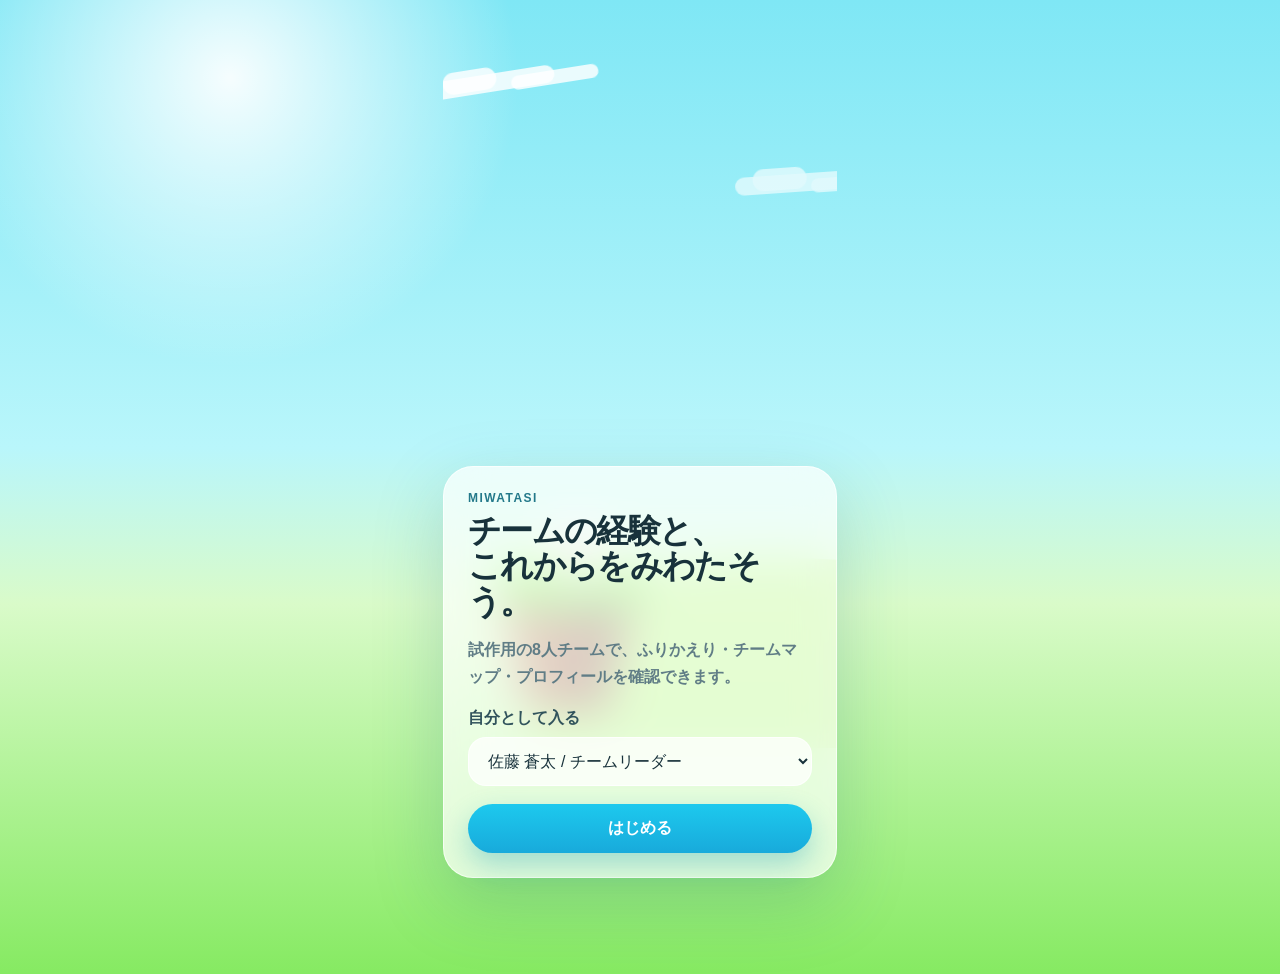
<file: index.html>
<!doctype html>
<html lang="ja">
  <head>
    <meta charset="UTF-8" />
    <meta
      name="viewport"
      content="width=device-width, initial-scale=1.0, viewport-fit=cover"
    />
    <meta name="theme-color" content="#7fe7f5" />
    <title>Miwatasi</title>
    <link rel="stylesheet" href="styles.css" />
  </head>
  <body>
    <main class="phone-shell" aria-label="Miwatasi demo app">
      <section class="login-view" id="loginView" aria-labelledby="loginTitle">
        <div class="key-visual" aria-hidden="true">
          <span class="cloud cloud-one"></span
          ><span class="cloud cloud-two"></span>
          <span class="hill hill-back"></span><span class="cliff"></span
          ><span class="grass"></span><span class="seal">◔ᴥ◔</span>
        </div>
        <div class="login-card glass-card">
          <p class="eyebrow">Miwatasi</p>
          <h1 id="loginTitle">チームの経験と、<br />これからをみわたそう。</h1>
          <p class="lead">
            試作用の8人チームで、ふりかえり・チームマップ・プロフィールを確認できます。
          </p>
          <label class="field-label" for="memberSelect">自分として入る</label>
          <select id="memberSelect" class="select-field"></select>
          <button class="primary-button wide" id="startButton" type="button">
            はじめる
          </button>
        </div>
      </section>

      <section class="app-view is-hidden" id="appView">
        <header class="app-header glass-card">
          <div>
            <p class="eyebrow" id="roleLabel">Miwatasiプロダクトチーム</p>
            <h2 id="screenTitle">ホーム</h2>
          </div>
          <button
            class="avatar-button"
            id="meButton"
            type="button"
            aria-label="自分のプロフィールを開く"
          ></button>
        </header>

        <section
          class="screen active"
          id="homeScreen"
          aria-labelledby="homeTitle"
        >
          <article class="hero-card glass-card compact">
            <div class="mini-sky" aria-hidden="true">
              <span class="mini-seal">◔ᴥ◔</span>
            </div>
            <p class="eyebrow">Overview</p>
            <h1 id="homeTitle">ふりかえりで、<br />アサインを見える化。</h1>
            <p class="lead">8人の経験、直近5案件、伸びたスキルを見渡せます。</p>
          </article>
          <div class="project-strip" id="projectStrip"></div>
          <section class="glass-card team-state-card">
            <p class="eyebrow">Team condition</p>
            <h3>チームの状態</h3>
            <div class="state-grid" id="teamState"></div>
          </section>
        </section>

        <section class="screen" id="mapScreen" aria-labelledby="mapTitle">
          <div class="section-heading">
            <p class="eyebrow">Team map</p>
            <h2 id="mapTitle">チームの見晴らし</h2>
          </div>
          <div class="axis-switch" id="axisSwitch"></div>
          <div
            class="team-map glass-card"
            id="teamMap"
            role="img"
            aria-label="経験の広さと挑戦意欲で見たチームマップ"
          >
            <span class="axis-label y high">挑戦意欲 高</span
            ><span class="axis-label y low">挑戦意欲 低</span>
            <span class="axis-label x low">経験 浅い</span
            ><span class="axis-label x high">経験 広い</span>
            <div class="map-grid"></div>
          </div>
        </section>

        <section
          class="screen"
          id="reflectScreen"
          aria-labelledby="reflectTitle"
        >
          <div class="section-heading">
            <p class="eyebrow">1 minute</p>
            <h2 id="reflectTitle">案件ふりかえり</h2>
          </div>
          <form class="reflection-form glass-card" id="reflectionForm">
            <label class="field-label" for="projectSelect">案件</label>
            <select id="projectSelect" class="select-field"></select>
            <label class="field-label" for="usedSkill1">今回使ったスキル</label>
            <div class="select-row" id="usedSkillFields"></div>
            <label class="field-label" for="grownSkill1"
              >今回伸びたスキル</label
            >
            <div class="select-row" id="grownSkillFields"></div>
            <label class="field-label" for="firstExperience1"
              >初めて経験したこと</label
            >
            <div class="select-row" id="firstExperienceFields"></div>
            <label class="field-label" for="difficultNote"
              >難しかったこと</label
            >
            <textarea
              id="difficultNote"
              class="text-field"
              rows="3"
              placeholder="例: 要件の優先順位を整理するのが難しかった"
            ></textarea>
            <label class="field-label" for="reflectionNote">ひとことメモ</label>
            <textarea
              id="reflectionNote"
              class="text-field"
              rows="3"
              placeholder="例: 次は企画段階から関わってみたい"
            ></textarea>
            <button class="primary-button wide" type="submit">
              ふりかえりを保存
            </button>
            <p class="form-message" id="formMessage" role="status"></p>
          </form>
        </section>

        <section
          class="screen"
          id="membersScreen"
          aria-labelledby="membersTitle"
        >
          <div class="section-heading">
            <p class="eyebrow">Members</p>
            <h2 id="membersTitle">メンバー</h2>
          </div>
          <form
            class="filter-panel glass-card"
            id="filterForm"
            aria-label="メンバーの絞り込み"
          >
            <label class="field-label" for="filterStrength">得意分野</label>
            <select id="filterStrength" class="select-field"></select>
            <label class="field-label" for="filterInterest">興味分野</label>
            <select id="filterInterest" class="select-field"></select>
            <label class="field-label" for="filterCapacity">現在の余力</label>
            <select id="filterCapacity" class="select-field"></select>
            <label class="field-label" for="filterGrowth"
              >今後伸ばしたい分野</label
            >
            <select id="filterGrowth" class="select-field"></select>
            <label class="field-label" for="filterUpdated">最終更新日</label>
            <select id="filterUpdated" class="select-field"></select>
          </form>
          <div class="member-list" id="memberList"></div>
        </section>

        <nav class="bottom-nav glass-card" aria-label="主要メニュー">
          <button class="nav-item active" data-screen="home" type="button">
            ⌂<span>ホーム</span>
          </button>
          <button class="nav-item" data-screen="map" type="button">
            ◎<span>マップ</span>
          </button>
          <button class="nav-item" data-screen="reflect" type="button">
            ＋<span>ふりかえり</span>
          </button>
          <button class="nav-item" data-screen="members" type="button">
            ◌<span>メンバー</span>
          </button>
        </nav>
      </section>
    </main>

    <dialog
      class="profile-sheet"
      id="profileSheet"
      aria-labelledby="profileName"
    >
      <button
        class="close-button"
        id="closeProfile"
        type="button"
        aria-label="閉じる"
      >
        ×
      </button>
      <div id="profileContent"></div>
    </dialog>

    <dialog class="profile-sheet" id="editSheet" aria-labelledby="editTitle">
      <button
        class="close-button"
        id="closeEdit"
        type="button"
        aria-label="閉じる"
      >
        ×
      </button>
      <form id="editForm" class="edit-form">
        <h2 id="editTitle">プロフィール更新</h2>
        <label class="field-label" for="editHeader">ヘッダー文言</label>
        <input id="editHeader" class="select-field" type="text" />
        <label class="field-label" for="editIcon">アイコン文字</label>
        <input id="editIcon" class="select-field" type="text" maxlength="2" />
        <label class="field-label" for="editAvatarImage"
          >丸アイコン画像URL</label
        >
        <input
          id="editAvatarImage"
          class="select-field"
          type="url"
          placeholder="https://example.com/avatar.png"
        />
        <label class="field-label" for="editHeaderImage">ヘッダー画像URL</label>
        <input
          id="editHeaderImage"
          class="select-field"
          type="url"
          placeholder="https://example.com/header.png"
        />
        <label class="field-label" for="editCapacity">現在の余力</label>
        <select id="editCapacity" class="select-field"></select>
        <label class="field-label" for="editNext">次にやりたいこと</label>
        <textarea id="editNext" class="text-field" rows="3"></textarea>
        <button class="primary-button wide" type="submit">更新する</button>
        <p class="form-message" id="editMessage" role="status"></p>
      </form>
    </dialog>
    <script src="app.js"></script>
  </body>
</html>
</file>
<file: styles.css>
:root {
  color-scheme: light;
  --sky: #7fe7f5;
  --sky-deep: #22bfe2;
  --grass: #86ea62;
  --grass-deep: #3fc46c;
  --ink: #18323b;
  --muted: #607d86;
  --glass: rgba(255, 255, 255, 0.72);
  --stroke: rgba(255, 255, 255, 0.66);
  --shadow: 0 24px 70px rgba(27, 105, 123, 0.22);
}
* {
  box-sizing: border-box;
}
body {
  margin: 0;
  min-height: 100vh;
  font-family:
    ui-rounded,
    -apple-system,
    BlinkMacSystemFont,
    "SF Pro Display",
    "Segoe UI",
    sans-serif;
  color: var(--ink);
  background:
    radial-gradient(
      circle at 18% 8%,
      rgba(255, 255, 255, 0.92),
      transparent 18rem
    ),
    linear-gradient(
      180deg,
      var(--sky) 0%,
      #b9f6fb 46%,
      #d9fbc9 62%,
      var(--grass) 100%
    );
}
button,
select,
textarea {
  font: inherit;
}
.phone-shell {
  width: min(100%, 430px);
  min-height: 100vh;
  margin: 0 auto;
  padding: max(18px, env(safe-area-inset-top)) 18px
    max(96px, env(safe-area-inset-bottom));
  position: relative;
}
.glass-card {
  border: 1px solid var(--stroke);
  border-radius: 30px;
  background: var(--glass);
  box-shadow: var(--shadow);
  backdrop-filter: blur(22px) saturate(1.25);
  -webkit-backdrop-filter: blur(22px) saturate(1.25);
}
.is-hidden {
  display: none !important;
}
.eyebrow {
  margin: 0 0 8px;
  text-transform: uppercase;
  letter-spacing: 0.12em;
  font-size: 12px;
  font-weight: 800;
  color: #23798a;
}
h1,
h2,
h3,
p {
  position: relative;
  z-index: 1;
}
h1 {
  margin: 0;
  font-size: 33px;
  line-height: 1.08;
  letter-spacing: -0.05em;
}
h2 {
  margin: 0;
  font-size: 23px;
  letter-spacing: -0.04em;
}
h3 {
  margin: 0 0 10px;
  font-size: 18px;
}
.lead {
  margin: 16px 0 0;
  color: var(--muted);
  line-height: 1.7;
  font-weight: 650;
}
.key-visual {
  position: absolute;
  inset: 0;
  overflow: hidden;
}
.login-view {
  min-height: calc(100vh - 40px);
  display: flex;
  align-items: flex-end;
  position: relative;
}
.login-card {
  width: 100%;
  padding: 24px;
}
.cloud {
  position: absolute;
  height: 18px;
  border-radius: 999px;
  background: rgba(255, 255, 255, 0.82);
  filter: blur(0.5px);
}
.cloud:before,
.cloud:after {
  content: "";
  position: absolute;
  border-radius: inherit;
  background: inherit;
}
.cloud:before {
  width: 54px;
  height: 22px;
  left: 18px;
  top: -7px;
}
.cloud:after {
  width: 88px;
  height: 14px;
  right: -44px;
  top: 6px;
}
.cloud-one {
  width: 130px;
  left: -18px;
  top: 56px;
  transform: rotate(-9deg);
}
.cloud-two {
  width: 120px;
  right: -18px;
  top: 156px;
  transform: rotate(-4deg);
  opacity: 0.72;
}
.hill-back {
  position: absolute;
  width: 520px;
  height: 190px;
  right: -210px;
  bottom: 130px;
  border-radius: 50% 50% 0 0;
  background: #a4ef64;
  opacity: 0.76;
}
.cliff {
  position: absolute;
  left: 58px;
  bottom: 164px;
  width: 132px;
  height: 132px;
  background: linear-gradient(100deg, #b77945, #7c4e32 62%, #5d3a28);
  clip-path: polygon(0 0, 100% 10%, 78% 100%, 18% 95%);
  border-radius: 18px 20px 30px 24px;
}
.grass {
  position: absolute;
  left: 48px;
  bottom: 269px;
  width: 160px;
  height: 54px;
  border-radius: 58% 42% 48% 46%;
  background: linear-gradient(180deg, #a5ff59, #62d849);
  box-shadow: 0 9px 0 rgba(52, 163, 62, 0.35);
}
.seal {
  position: absolute;
  left: 98px;
  bottom: 305px;
  width: 76px;
  height: 52px;
  display: grid;
  place-items: center;
  border-radius: 50% 52% 44% 48%;
  background: #fff;
  color: #4b4b4b;
  font-size: 23px;
  box-shadow: 0 9px 18px rgba(79, 123, 79, 0.14);
}
.field-label {
  display: block;
  margin: 18px 0 8px;
  font-weight: 800;
  color: #31535c;
}
.select-field,
.text-field {
  width: 100%;
  border: 1px solid rgba(255, 255, 255, 0.8);
  border-radius: 18px;
  background: rgba(255, 255, 255, 0.74);
  padding: 14px 15px;
  color: var(--ink);
  outline: none;
}
.primary-button {
  border: 0;
  border-radius: 999px;
  padding: 14px 18px;
  background: linear-gradient(180deg, #1dc9ee, #18aadb);
  color: white;
  font-weight: 850;
  box-shadow: 0 12px 28px rgba(18, 149, 194, 0.32);
  cursor: pointer;
  transition:
    transform 0.18s ease,
    filter 0.18s ease;
}
.primary-button:active,
.nav-item:active,
.member-dot:active {
  transform: scale(0.94);
  filter: brightness(0.96);
}
.wide {
  width: 100%;
  margin-top: 18px;
}
.app-header {
  position: sticky;
  top: 12px;
  z-index: 20;
  padding: 14px 16px;
  display: flex;
  justify-content: space-between;
  align-items: center;
  margin-bottom: 16px;
}
.avatar-button,
.member-avatar {
  border: 0;
  width: 44px;
  height: 44px;
  border-radius: 50%;
  display: grid;
  place-items: center;
  background: linear-gradient(180deg, #fff, #dff9ff);
  font-weight: 900;
  color: #23798a;
  box-shadow: 0 10px 24px rgba(34, 130, 150, 0.16);
}
.screen {
  display: none;
}
.screen.active {
  display: block;
}
.hero-card {
  position: relative;
  overflow: hidden;
  min-height: 258px;
  padding: 24px;
  display: flex;
  flex-direction: column;
  justify-content: flex-end;
}
.mini-sky {
  position: absolute;
  inset: 0;
  background: linear-gradient(
    180deg,
    rgba(77, 210, 236, 0.38),
    rgba(137, 235, 98, 0.25)
  );
}
.mini-seal {
  position: absolute;
  right: 25px;
  top: 28px;
  width: 58px;
  height: 42px;
  border-radius: 50%;
  background: #fff;
  display: grid;
  place-items: center;
}
.project-strip {
  display: grid;
  grid-auto-flow: column;
  grid-auto-columns: 82%;
  gap: 12px;
  overflow-x: auto;
  padding: 16px 2px 20px;
  scroll-snap-type: x mandatory;
}
.project-card {
  padding: 16px;
  scroll-snap-align: start;
}
.project-card span,
.project-card p {
  color: var(--muted);
  font-size: 13px;
  margin: 0;
}
.project-card strong {
  display: block;
  margin: 8px 0;
  font-size: 18px;
}
.tags {
  display: flex;
  flex-wrap: wrap;
  gap: 8px;
  margin-top: 12px;
}
.tags i,
.skill-chip span {
  font-style: normal;
  border-radius: 999px;
  padding: 7px 10px;
  background: rgba(40, 196, 228, 0.13);
  color: #23798a;
  font-size: 12px;
  font-weight: 800;
}
.insight-card {
  padding: 18px;
}
.insight-card ul {
  margin: 0;
  padding-left: 20px;
  color: var(--muted);
  line-height: 1.7;
}
.section-heading {
  margin: 22px 4px 12px;
}
.axis-switch {
  display: grid;
  grid-template-columns: 1fr 1fr;
  gap: 8px;
  margin-bottom: 12px;
}
.axis-chip {
  border: 1px solid rgba(255, 255, 255, 0.75);
  background: rgba(255, 255, 255, 0.55);
  border-radius: 999px;
  padding: 10px;
  font-weight: 800;
  color: #23798a;
}
.axis-chip.active {
  background: #fff;
  color: #178bb0;
}
.team-map {
  height: 430px;
  position: relative;
  overflow: hidden;
  background: linear-gradient(
    180deg,
    rgba(135, 231, 245, 0.62),
    rgba(255, 255, 255, 0.62) 48%,
    rgba(137, 235, 98, 0.5)
  );
}
.team-map:after {
  content: "";
  position: absolute;
  left: -20%;
  right: -20%;
  bottom: -18%;
  height: 46%;
  border-radius: 50% 50% 0 0;
  background: linear-gradient(180deg, #a4ff6c, #58d65b);
  box-shadow: inset 0 20px 30px rgba(255, 255, 255, 0.35);
}
.map-grid {
  position: absolute;
  inset: 44px 34px 52px 46px;
  border-left: 1px dashed rgba(35, 121, 138, 0.35);
  border-bottom: 1px dashed rgba(35, 121, 138, 0.35);
  z-index: 1;
}
.map-grid:before,
.map-grid:after {
  content: "";
  position: absolute;
  background: rgba(35, 121, 138, 0.12);
}
.map-grid:before {
  left: 50%;
  top: 0;
  bottom: 0;
  width: 1px;
}
.map-grid:after {
  top: 50%;
  left: 0;
  right: 0;
  height: 1px;
}
.axis-label {
  position: absolute;
  z-index: 2;
  font-size: 11px;
  font-weight: 900;
  color: #23798a;
}
.axis-label.y.high {
  left: 14px;
  top: 16px;
}
.axis-label.y.low {
  left: 14px;
  bottom: 24px;
}
.axis-label.x.low {
  left: 50px;
  bottom: 12px;
}
.axis-label.x.high {
  right: 18px;
  bottom: 12px;
}
.member-dot {
  position: absolute;
  z-index: 4;
  translate: -50% 50%;
  border: 3px solid rgba(255, 255, 255, 0.92);
  background: var(--dot);
  width: 54px;
  height: 54px;
  border-radius: 50%;
  box-shadow: 0 14px 28px rgba(39, 109, 100, 0.22);
  display: grid;
  place-items: center;
  color: white;
  font-weight: 900;
  cursor: pointer;
}
.member-dot.me {
  outline: 4px solid rgba(255, 255, 255, 0.72);
  box-shadow:
    0 0 0 7px rgba(29, 201, 238, 0.22),
    0 14px 28px rgba(39, 109, 100, 0.22);
}
.member-dot small {
  position: absolute;
  top: 56px;
  color: #23444c;
  background: rgba(255, 255, 255, 0.82);
  border-radius: 999px;
  padding: 3px 7px;
  font-size: 11px;
  white-space: nowrap;
}
.member-list {
  display: grid;
  gap: 12px;
}
.member-card {
  border: 1px solid rgba(255, 255, 255, 0.7);
  border-radius: 24px;
  background: rgba(255, 255, 255, 0.64);
  box-shadow: 0 14px 32px rgba(28, 111, 119, 0.12);
  padding: 15px;
}
.member-open {
  width: 100%;
  display: flex;
  align-items: center;
  gap: 12px;
  border: 0;
  background: transparent;
  text-align: left;
  color: inherit;
  padding: 0;
}
.member-open strong {
  display: block;
  font-size: 18px;
}
.member-open em {
  font-style: normal;
  color: var(--muted);
  font-size: 13px;
}
.member-card p {
  color: var(--muted);
  line-height: 1.55;
}
.member-avatar {
  background: var(--dot);
  color: white;
  box-shadow: 0 10px 24px rgba(34, 130, 150, 0.18);
}
.member-avatar.large {
  width: 58px;
  height: 58px;
  font-size: 20px;
}
.reflection-form {
  padding: 18px;
}
.chip-group {
  display: flex;
  flex-wrap: wrap;
  gap: 8px;
}
.skill-chip input {
  position: absolute;
  opacity: 0;
}
.skill-chip input:checked + span {
  background: #19b9df;
  color: white;
}
.form-message {
  min-height: 24px;
  color: #23798a;
  font-weight: 800;
}
.bottom-nav {
  position: fixed;
  left: 50%;
  bottom: max(12px, env(safe-area-inset-bottom));
  translate: -50% 0;
  width: min(calc(100% - 28px), 402px);
  z-index: 30;
  padding: 8px;
  display: grid;
  grid-template-columns: repeat(4, 1fr);
  gap: 6px;
  border-radius: 26px;
}
.nav-item {
  border: 0;
  border-radius: 20px;
  background: transparent;
  color: #5e7b83;
  padding: 9px 4px;
  font-weight: 900;
  display: grid;
  gap: 2px;
  place-items: center;
  cursor: pointer;
}
.nav-item span {
  font-size: 11px;
}
.nav-item.active {
  background: rgba(255, 255, 255, 0.86);
  color: #178bb0;
  box-shadow: 0 8px 20px rgba(27, 105, 123, 0.12);
}
.profile-sheet {
  width: min(calc(100% - 24px), 410px);
  border: 0;
  border-radius: 30px;
  padding: 22px;
  background: rgba(255, 255, 255, 0.9);
  box-shadow: 0 30px 80px rgba(18, 70, 86, 0.32);
  backdrop-filter: blur(22px);
  color: var(--ink);
}
.profile-sheet::backdrop {
  background: rgba(20, 80, 96, 0.28);
  backdrop-filter: blur(5px);
}
.close-button {
  position: absolute;
  right: 14px;
  top: 12px;
  border: 0;
  border-radius: 50%;
  width: 34px;
  height: 34px;
  background: rgba(30, 80, 90, 0.08);
  font-size: 22px;
}
.profile-header {
  display: flex;
  gap: 14px;
  align-items: center;
  margin-bottom: 18px;
}
.profile-header p {
  margin: 0;
  color: var(--muted);
  line-height: 1.55;
}
@media (prefers-reduced-motion: no-preference) {
  .seal,
  .mini-seal {
    animation: breathe 3.4s ease-in-out infinite;
  }
  .cloud-one {
    animation: drift 12s ease-in-out infinite alternate;
  }
  .cloud-two {
    animation: drift 14s ease-in-out infinite alternate-reverse;
  }
  .glass-card,
  .member-card {
    animation: rise 0.55s cubic-bezier(0.2, 0.8, 0.2, 1) both;
  }
  .member-dot {
    transition:
      transform 0.18s ease,
      filter 0.18s ease;
  }
}
@keyframes breathe {
  50% {
    transform: translateY(-4px);
  }
}
@keyframes drift {
  to {
    transform: translateX(18px) rotate(-5deg);
  }
}
@keyframes rise {
  from {
    opacity: 0;
    transform: translateY(18px);
  }
}
.team-state-card {
  padding: 18px;
}
.state-grid {
  display: grid;
  grid-template-columns: 1fr 1fr;
  gap: 10px;
}
.state-grid article {
  border-radius: 20px;
  background: rgba(255, 255, 255, 0.58);
  padding: 14px;
}
.state-grid strong {
  display: block;
  font-size: 24px;
  letter-spacing: -0.04em;
}
.state-grid span {
  color: var(--muted);
  font-size: 12px;
  font-weight: 800;
}
.filter-panel {
  padding: 14px;
  margin-bottom: 14px;
  display: grid;
  gap: 8px;
}
.filter-panel .field-label {
  margin: 4px 0 0;
  font-size: 12px;
}
.summary-list {
  display: grid;
  gap: 9px;
  margin: 14px 0 0;
}
.summary-list div {
  display: grid;
  grid-template-columns: 92px 1fr;
  gap: 10px;
  align-items: start;
}
.summary-list dt {
  color: #23798a;
  font-size: 12px;
  font-weight: 900;
}
.summary-list dd {
  margin: 0;
  color: var(--ink);
  line-height: 1.55;
  font-weight: 650;
}
.log-list {
  margin: 10px 0 0;
  padding-left: 22px;
  color: var(--muted);
  line-height: 1.65;
}
.secondary-button {
  border: 0;
  border-radius: 999px;
  padding: 14px 18px;
  background: rgba(35, 121, 138, 0.1);
  color: #23798a;
  font-weight: 850;
  cursor: pointer;
}
.edit-form h2 {
  margin-right: 34px;
}
.empty-message {
  color: var(--muted);
  text-align: center;
  padding: 18px;
}
.select-row {
  display: grid;
  gap: 8px;
}
.small-select {
  min-height: 44px;
}
.compact-member .member-open {
  margin-bottom: 12px;
}
.mini-profile {
  display: grid;
  grid-template-columns: 1fr 1fr;
  gap: 8px;
  margin: 0;
}
.mini-profile div {
  border-radius: 16px;
  background: rgba(255, 255, 255, 0.54);
  padding: 10px;
}
.mini-profile dt {
  color: #23798a;
  font-size: 11px;
  font-weight: 900;
}
.mini-profile dd {
  margin: 3px 0 0;
  color: var(--ink);
  font-weight: 800;
}
.member-avatar.has-image {
  background-size: cover;
  background-position: center;
  color: transparent;
}
.profile-hero {
  margin: -8px -8px 18px;
  padding: 54px 14px 16px;
  border-radius: 24px;
  background:
    linear-gradient(
      180deg,
      rgba(255, 255, 255, 0.42),
      rgba(35, 121, 138, 0.12)
    ),
    linear-gradient(135deg, var(--dot), rgba(255, 255, 255, 0.86));
  background-size: cover;
  background-position: center;
}
</file>
